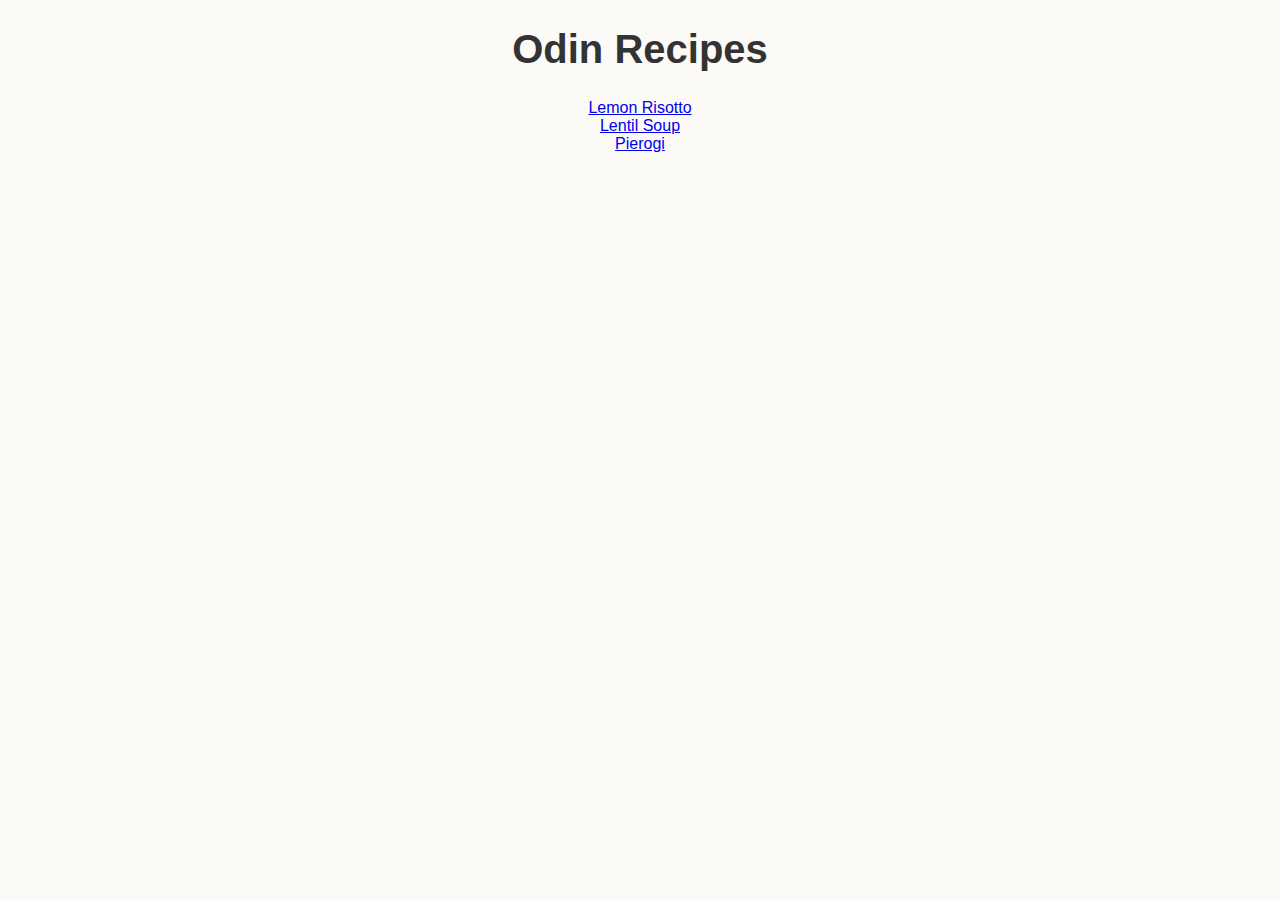
<file: index.html>
<!DOCTYPE html>
<html lang=""en>
    <head>
        <meta charset="UTF-8">
        <title>Odin Recipes</title>
        <link rel="stylesheet" href="style.css">
    </head>

    <body>
        <h1 class="title">Odin Recipes</h1>
        <ul>
            <li><a href="./recipes/risotto.html">Lemon Risotto</a></li>
            <li><a href="./recipes/lentil-soup.html">Lentil Soup</a></li>
            <li><a href="./recipes/pierogi.html">Pierogi</a></li>
        </ul>
    </body>
</html>
</file>
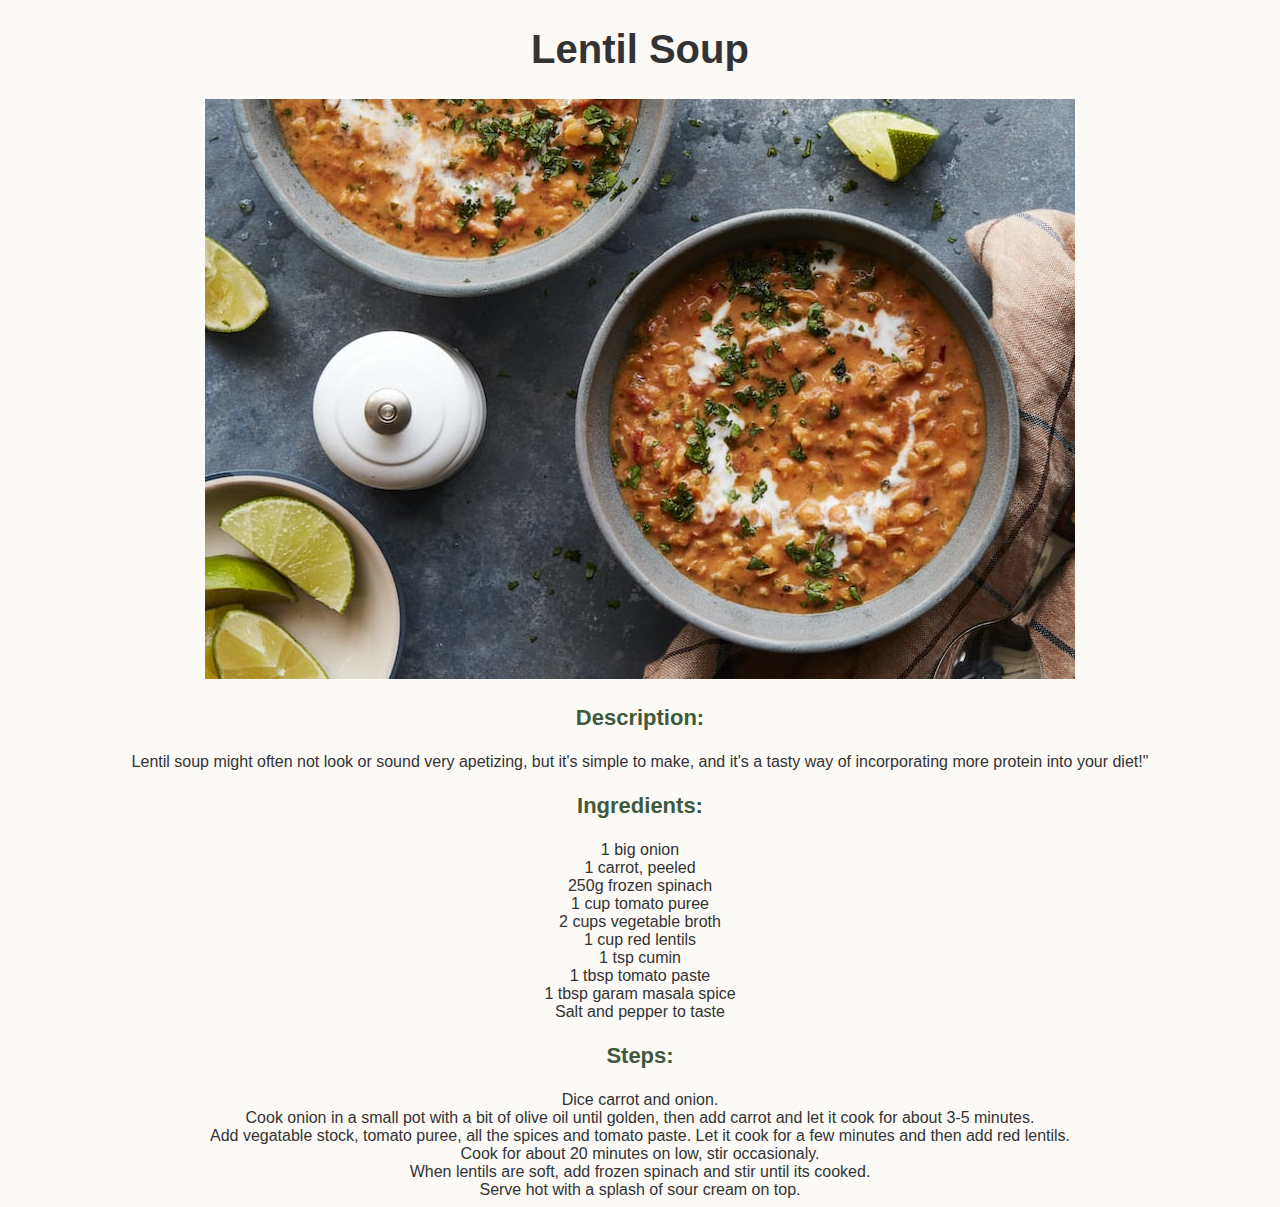
<file: recipes/lentil-soup.html>
<!DOCTYPE html>
<html lang=""en>
    <head>
        <meta charset="UTF-8">
        <title>Odin Recipes</title>
        <link rel="stylesheet" href="../style.css">
    </head>

    <body>
        <h1 class="title">Lentil Soup</h1>
        <img src="../images/lentil-soup.jpg" alt="Lentil Soup">
        <h3 class="heading">Description:</h3>
        <p>Lentil soup might often not look or sound very apetizing, but it's simple to make, and it's a tasty way of incorporating more protein into your diet!"</p>
        <h3 class="heading">Ingredients:</h3>
        <ul>
            <li>1 big onion</li>
            <li>1 carrot, peeled</li>
            <li>250g frozen spinach</li>
            <li>1 cup tomato puree</li>
            <li>2 cups vegetable broth</li>
            <li>1 cup red lentils </li>
            <li>1 tsp cumin</li>
            <li>1 tbsp tomato paste</li>
            <li>1 tbsp garam masala spice</li>
            <li>Salt and pepper to taste</li>
        </ul>
        <h3 class="heading">Steps:</h3>
        <ol>
            <li>Dice carrot and onion.</li>
            <li>Cook onion in a small pot with a bit of olive oil until golden, then add carrot and let it cook for about 3-5 minutes.</li>
            <li>Add vegatable stock, tomato puree, all the spices and tomato paste. Let it cook for a few minutes and then add red lentils.</li>
            <li>Cook for about 20 minutes on low, stir occasionaly.</li>
            <li>When lentils are soft, add frozen spinach and stir until its cooked.</li>
            <li>Serve hot with a splash of sour cream on top.</li>
        </ol>
    </body>
</html>
</file>
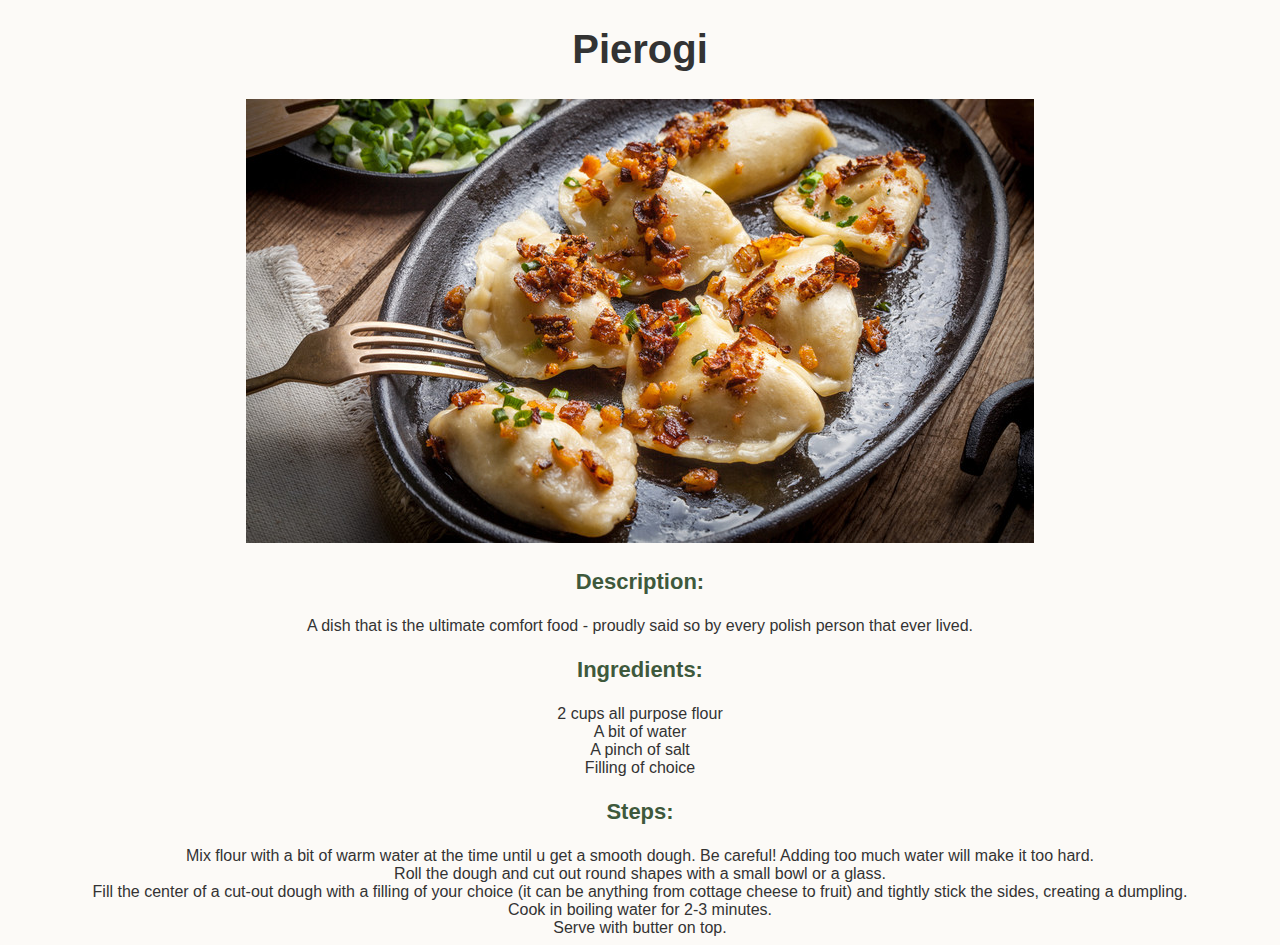
<file: recipes/pierogi.html>
<!DOCTYPE html>
<html lang=""en>
    <head>
        <meta charset="UTF-8">
        <title>Odin Recipes</title>
        <link rel="stylesheet" href="../style.css">
    </head>

    <body>
        <h1 class="title">Pierogi</h1>
        <img src="../images/pierogi.jpg" alt="Pierogi">
        <h3 class="heading">Description:</h3>
        <p>A dish that is the ultimate comfort food - proudly said so by every polish person that ever lived.</p>
        <h3 class="heading">Ingredients:</h3>
        <ul>
            <li>2 cups all purpose flour</li>
            <li>A bit of water</li>
            <li>A pinch of salt</li>
            <li>Filling of choice</li>
        </ul>
        <h3 class="heading">Steps:</h3>
        <ol>
            <li>Mix flour with a bit of warm water at the time until u get a smooth dough. Be careful! Adding too much water will make it too hard.</li>
            <li>Roll the dough and cut out round shapes with a small bowl or a glass.</li>
            <li>Fill the center of a cut-out dough with a filling of your choice (it can be anything from cottage cheese to fruit) and tightly stick the sides, creating a dumpling.</li>
            <li>Cook in boiling water for 2-3 minutes.</li>
            <li>Serve with butter on top.</li>
        </ol>
    </body>
</html>
</file>
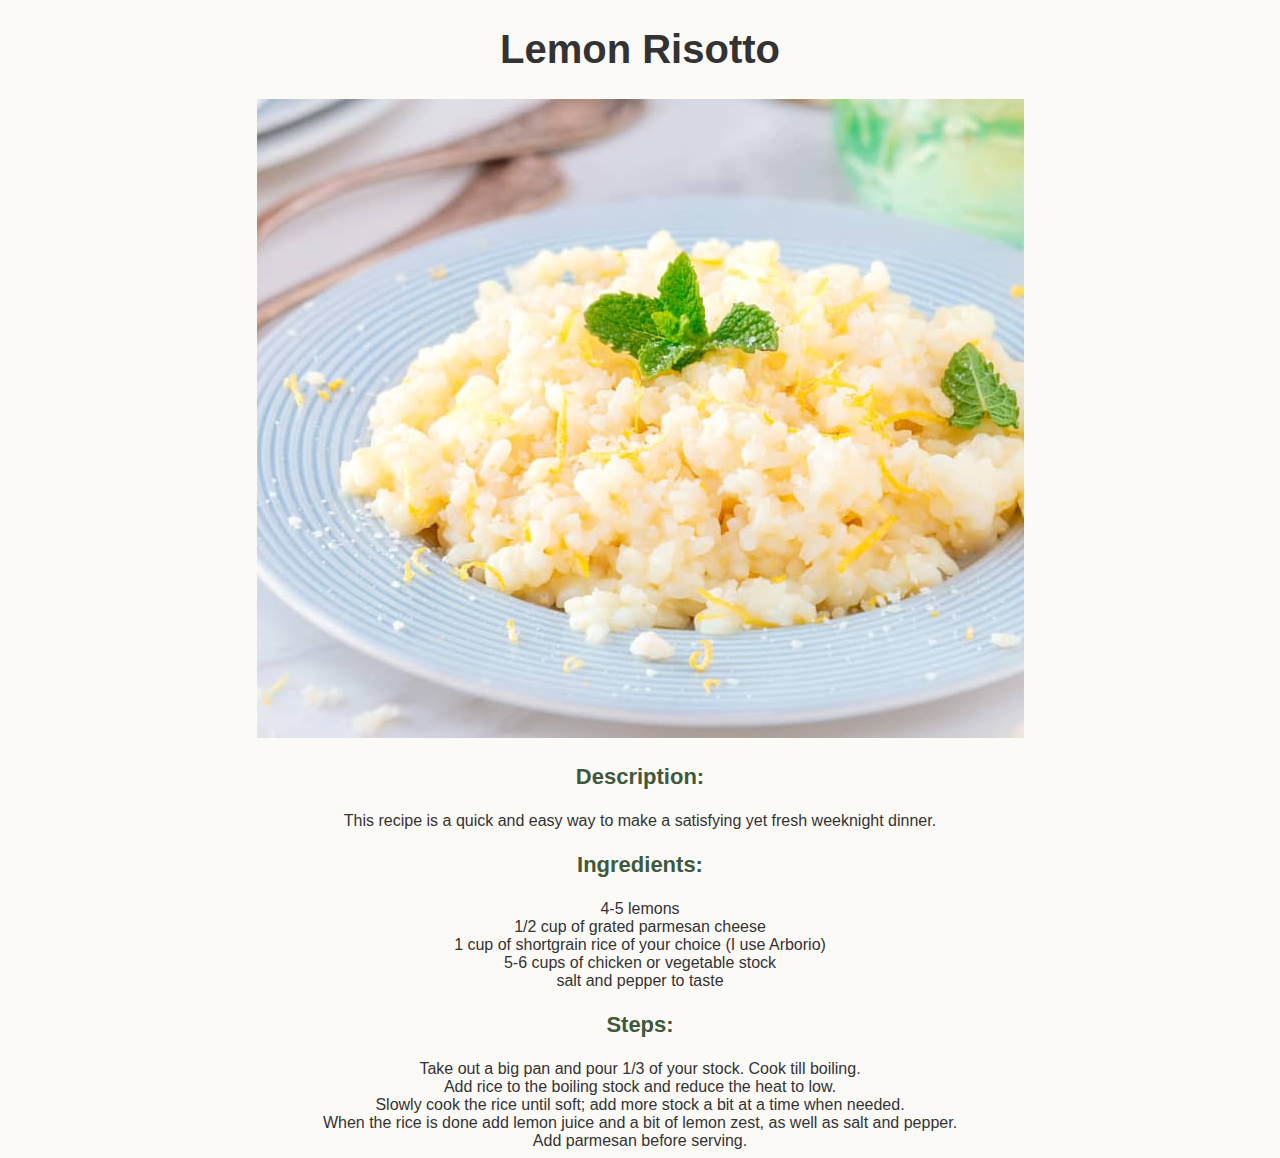
<file: recipes/risotto.html>
<!DOCTYPE html>
<html lang=""en>
    <head>
        <meta charset="UTF-8">
        <title>Odin Recipes</title>
        <link rel="stylesheet" href="../style.css">
    </head>

    <body>
        <h1 class="title">Lemon Risotto</h1>
        <img src="../images/risotto.jpg" alt="Lemon Risotto">
        <h3 class="heading">Description:</h3>
        <p>This recipe is a quick and easy way to make a satisfying yet fresh weeknight dinner.</p>
        <h3 class="heading">Ingredients:</h3>
        <ul>
            <li>4-5 lemons</li>
            <li>1/2 cup of grated parmesan cheese</li>
            <li>1 cup of shortgrain rice of your choice (I use Arborio)</li>
            <li>5-6 cups of chicken or vegetable stock</li>
            <li>salt and pepper to taste</li>
        </ul>
        <h3 class="heading">Steps:</h3>
        <ol>
            <li>Take out a big pan and pour 1/3 of your stock. Cook till boiling.</li>
            <li>Add rice to the boiling stock and reduce the heat to low.</li>
            <li>Slowly cook the rice until soft; add more stock a bit at a time when needed.</li>
            <li>When the rice is done add lemon juice and a bit of lemon zest, as well as salt and pepper.</li>
            <li>Add parmesan before serving.</li>
        </ol>
    </body>
</html>
</file>
<file: style.css>
html {
    text-align: center;
    background-color: #fcfaf7;
}

.title {
    color: #333333;
    font-size: 40px;
    font-family: Helvetica, Tahoma, sans-serif;
    font-weight: bold;
}

.heading {
    color: #3e593c;
    font-size: 22px;
    font-family: Helvetica, Tahoma, sans-serif;
    font-weight: bold;
}

ul,
ol {
    list-style-type: none;
    margin: 0;
    padding: 0;
    color: #333333;
    font-family: Helvetica, Tahoma, sans-serif;
}

p {
    color: #333333;
    font-family: Helvetica, Tahoma, sans-serif;
}
</file>
